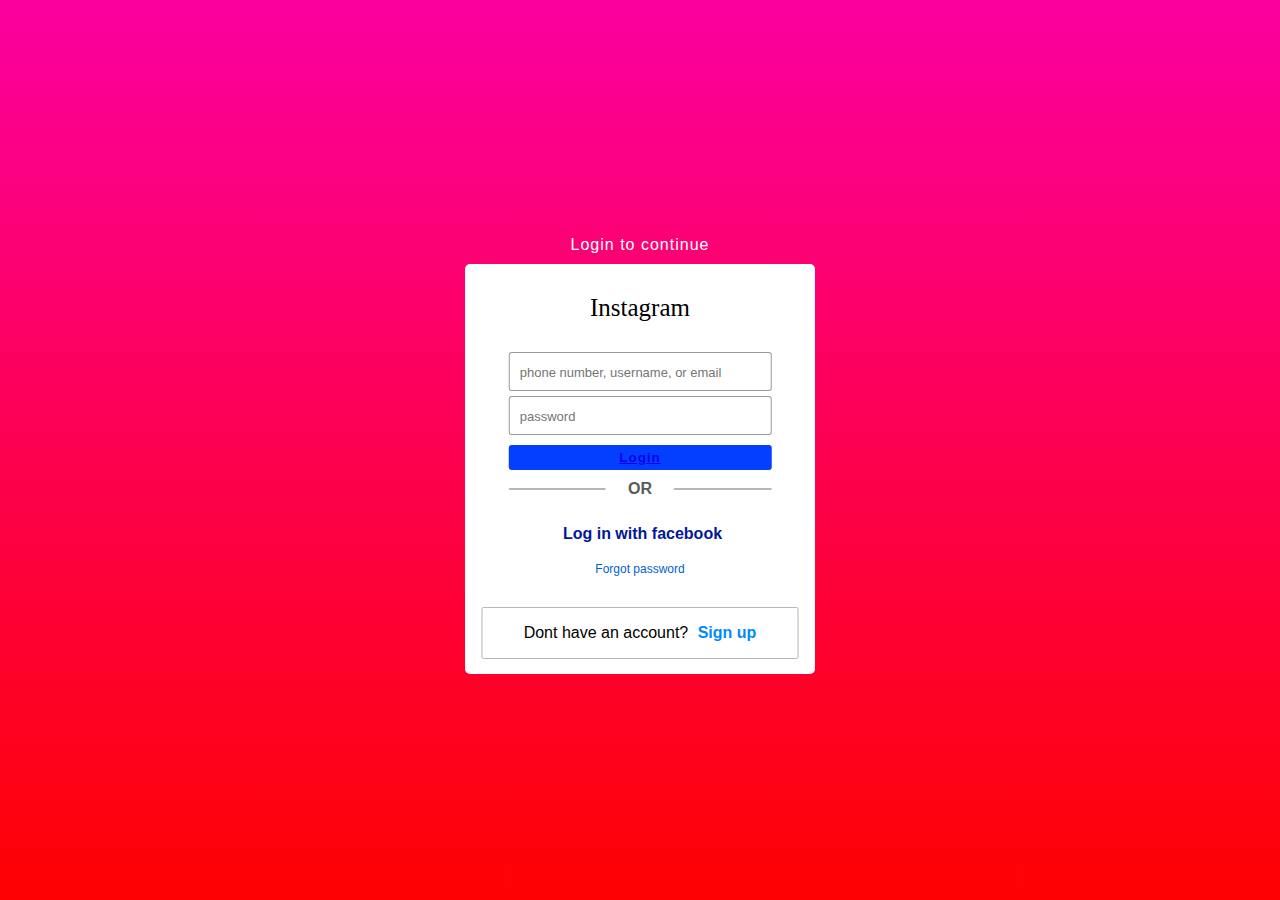
<file: login_page.html>
<!DOCTYPE html>
<html lang="en">
<head>
    <meta charset="UTF-8">
    <meta name="viewport" content="width=device-width, initial-scale=1.0">
    <title>Document</title>
    <link rel="stylesheet" href="login_page.css">
</head>
<body>
   <div class="container">
    <div class="text">Login to continue</div>
        <div class="page">
            <div class="title">instagram</div>
            <form>
                <input type="text" placeholder="phone number, username, or email">
                    <input type="password" placeholder="password">
                    <button><a href="file:///F:/VSCode/index.html">Login</a></button>
                    <div class="option">OR</div>
            </form>
            <div class="fblink">
                <span class="fab fa-facebook"></span>
                <a href="#">Log in with facebook</a>
            </div>
            <div class="forget-id">
                <a href="#">Forgot password</a>
            </div>
            <div class="signup">
                <p>Dont have an account? <a href="#">Sign up</a></p>
            </div>
        </div>
   </div>
</body>
</html>
</file>
<file: login_page.css>
@import url('https://fonts.googleapis.com/css2?family=Poppins:ital,wght@0,400;0,500;0,600;0,700;1,200;1,300;1,800;1,900&display=swap');
body{
    margin: 0;
    padding: 0;
    display: flex;
    min-height: 100vh;
    align-items: center;
    justify-content: center;
    background: linear-gradient(#fb009f,#fe0202);
    font-family: sans-serif;
}
.container{
    text-align: center;
}
.text{
    color: #fff;
    letter-spacing: 1px;
    margin: 10px;
}
.page{
    width: 350px;
    background: #fff;
    border-radius: 5px;
    padding-bottom: 15px;
}
.title{
    padding: 30px 0 ;
    text-transform: capitalize;
    font-size: 25px;
    font-family:  'Pacificao' , cursive;
}
form{
    width: 75%;
    display: flex;
    flex-direction: column;
    position: relative;
    left: 50%;
    transform: translatex(-50%);
}
form input{
    margin-bottom: 5px ;
    border: 1px solid rgba(0, 0, 0, 0.4);
    border-radius: 3px;
    outline: none;
}

input[type="text"],input[type="password"]{
    padding-left: 10px;
    position: relative;
    height: 35px;
    font-size: 17px;
}
input::placeholder{
    font-weight: normal;
    font-size: 13px;
    transition: 0.3s ease;

}

form button{
    border: none;
    background: #043FFF;
    padding: 5px 0;
    margin-top: 5px;
    color:#fff;
    border-radius: 3px;
    font-weight: bold;
    text-transform: capitalize;
    letter-spacing: 1px;
    outline: none;
    cursor: pointer;
}
form button:active{
    background: #2c58fe;
    transform: scale(0.995);
}
form .option{
    color: #5a5a5a;
    margin: 10px 0;
    font-weight: bold;
    position: relative;
    
}
form .option:before{
    position: absolute;
    content: '';
    width: 37%;
    height: 2px;
    background: #b6b6b6;
    left: 0;
    top: 50%;
    transform: translateY(-50%);
    border-radius: 50px;
}
form .option:after{
    position: absolute;
    content: '';
    width: 37%;
    height: 2px;
    background: #b6b6b6;
    right: 0;
    top: 50%;
    transform: translateY(-50%);
    border-radius: 50px;
}
.fblink{
    margin-top: 15px;
    width: 100%;
}
.fblink span{
    font-size: 18px;
    color: #021897;
    margin-right: 5px;

}
.fblink a{
    text-decoration: none;
    font-weight: bold;
    color: #021897;

}
.forget-id{
    margin: 15px;
}
.forget-id a{
    text-decoration: none;
    color: #025fd2;
    font-size: 12px;
    font-weight: 500;
}
.page .signup{
    position: relative;
    border: 1px solid #b6b6b6;
    border-radius: 2px;
    width: 90%;
    left: 50%;
    transform: translateX(-50%);
    margin-top: 30px;

}
.signup a{
    text-decoration: none;
    margin-left: 5px;
    color: #008aff;
    font-weight: bold;

}
</file>
